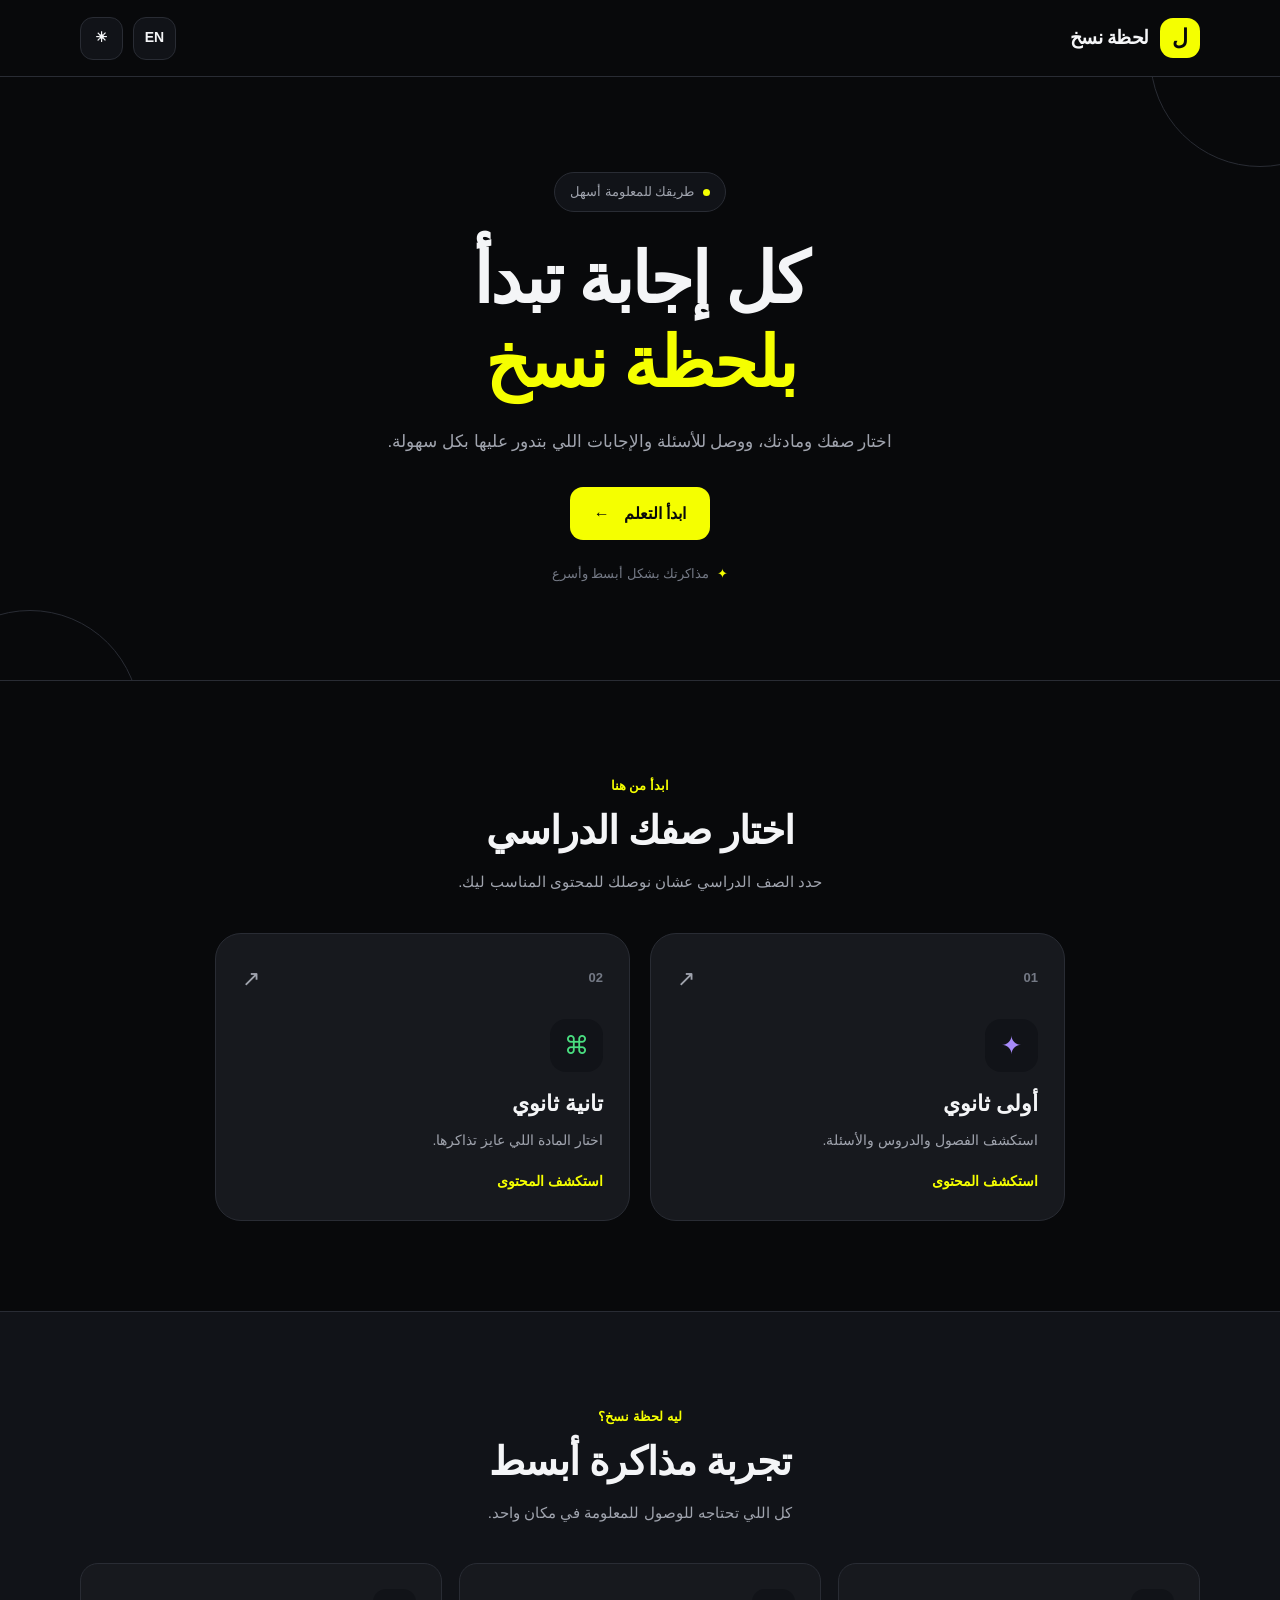
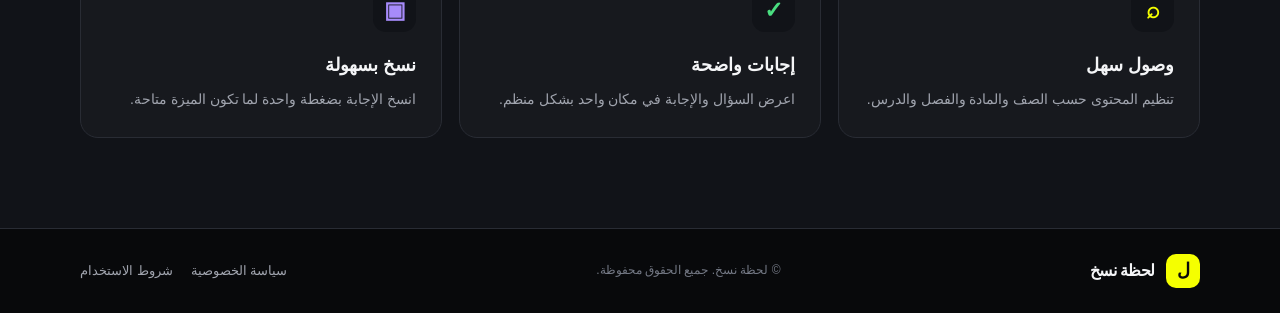
<file: index.html>
<!DOCTYPE html>
<html lang="ar" dir="rtl" data-theme="dark">
<head>
  <meta charset="UTF-8">
  <meta name="viewport" content="width=device-width, initial-scale=1.0">
  <meta name="theme-color" content="#08090B">
  <meta name="description" content="لحظة نسخ - طريقك الأسهل للوصول إلى الأسئلة والإجابات التعليمية.">
  <title>لحظة نسخ | ابدأ رحلتك التعليمية</title>
  <link rel="stylesheet" href="css/style.css">
  <script src="js/app.js" defer></script>
</head>

<body>
  <header class="site-header">
    <div class="container header-inner">
      <a class="brand" href="index.html" aria-label="لحظة نسخ">
        <span class="brand-mark">ل</span>
        <span class="brand-name" data-i18n="brand">لحظة نسخ</span>
      </a>

      <nav class="header-actions">
        <button class="icon-button" id="languageBtn" type="button" aria-label="Change language">EN</button>
        <button class="icon-button" id="themeBtn" type="button" aria-label="Change theme">
          <span id="themeIcon">☀</span>
        </button>
      </nav>
    </div>
  </header>

  <main>
    <section class="hero-section">
      <div class="container hero-content">
        <div class="hero-badge">
          <span class="status-dot"></span>
          <span data-i18n="heroBadge">طريقك للمعلومة أسهل</span>
        </div>

        <h1>
          <span data-i18n="heroTitle1">كل إجابة تبدأ</span>
          <span class="highlight" data-i18n="heroTitle2">بلحظة نسخ</span>
        </h1>

        <p class="hero-description" data-i18n="heroDescription">
          اختار صفك ومادتك، ووصل للأسئلة والإجابات اللي بتدور عليها بكل سهولة.
        </p>

        <a href="#grades" class="primary-button">
          <span data-i18n="startLearning">ابدأ التعلم</span>
          <span aria-hidden="true">←</span>
        </a>

        <div class="hero-note">
          <span>✦</span>
          <span data-i18n="heroNote">مذاكرتك بشكل أبسط وأسرع</span>
        </div>
      </div>

      <div class="hero-decoration decoration-one"></div>
      <div class="hero-decoration decoration-two"></div>
    </section>

    <section class="grades-section section-padding" id="grades">
      <div class="container">
        <div class="section-heading">
          <span class="section-kicker" data-i18n="chooseGrade">ابدأ من هنا</span>
          <h2 data-i18n="gradesTitle">اختار صفك الدراسي</h2>
          <p data-i18n="gradesDescription">حدد الصف الدراسي عشان نوصلك للمحتوى المناسب ليك.</p>
        </div>

        <div class="grade-grid">
          <a class="grade-card" href="study.html?view=chapters&grade=1">
            <div class="grade-card-top">
              <span class="grade-number">01</span>
              <span class="card-arrow">↗</span>
            </div>
            <div class="grade-icon icon-purple">✦</div>
            <h3 data-i18n="firstGrade">أولى ثانوي</h3>
            <p data-i18n="firstGradeDescription">استكشف الفصول والدروس والأسئلة.</p>
            <span class="card-link" data-i18n="exploreContent">استكشف المحتوى</span>
          </a>

          <a class="grade-card" href="study.html?view=subjects&grade=2">
            <div class="grade-card-top">
              <span class="grade-number">02</span>
              <span class="card-arrow">↗</span>
            </div>
            <div class="grade-icon icon-green">⌘</div>
            <h3 data-i18n="secondGrade">تانية ثانوي</h3>
            <p data-i18n="secondGradeDescription">اختار المادة اللي عايز تذاكرها.</p>
            <span class="card-link" data-i18n="exploreContent">استكشف المحتوى</span>
          </a>
        </div>
      </div>
    </section>

    <section class="features-section section-padding">
      <div class="container">
        <div class="section-heading">
          <span class="section-kicker" data-i18n="whyUs">ليه لحظة نسخ؟</span>
          <h2 data-i18n="featuresTitle">تجربة مذاكرة أبسط</h2>
          <p data-i18n="featuresDescription">كل اللي تحتاجه للوصول للمعلومة في مكان واحد.</p>
        </div>

        <div class="features-grid">
          <article class="feature-card">
            <span class="feature-icon icon-yellow">⌕</span>
            <h3 data-i18n="feature1Title">وصول سهل</h3>
            <p data-i18n="feature1Description">تنظيم المحتوى حسب الصف والمادة والفصل والدرس.</p>
          </article>

          <article class="feature-card">
            <span class="feature-icon icon-green">✓</span>
            <h3 data-i18n="feature2Title">إجابات واضحة</h3>
            <p data-i18n="feature2Description">اعرض السؤال والإجابة في مكان واحد بشكل منظم.</p>
          </article>

          <article class="feature-card">
            <span class="feature-icon icon-purple">▣</span>
            <h3 data-i18n="feature3Title">نسخ بسهولة</h3>
            <p data-i18n="feature3Description">انسخ الإجابة بضغطة واحدة لما تكون الميزة متاحة.</p>
          </article>
        </div>
      </div>
    </section>
  </main>

  <footer class="site-footer">
    <div class="container footer-inner">
      <a class="brand footer-brand" href="index.html">
        <span class="brand-mark">ل</span>
        <span class="brand-name" data-i18n="brand">لحظة نسخ</span>
      </a>

      <p data-i18n="footerCopyright">© لحظة نسخ. جميع الحقوق محفوظة.</p>

      <div class="footer-links">
        <a href="privacy.html" data-i18n="privacyLink">سياسة الخصوصية</a>
        <a href="privacy.html#terms" data-i18n="termsLink">شروط الاستخدام</a>
      </div>
    </div>
  </footer>
</body>
</html>
</file>
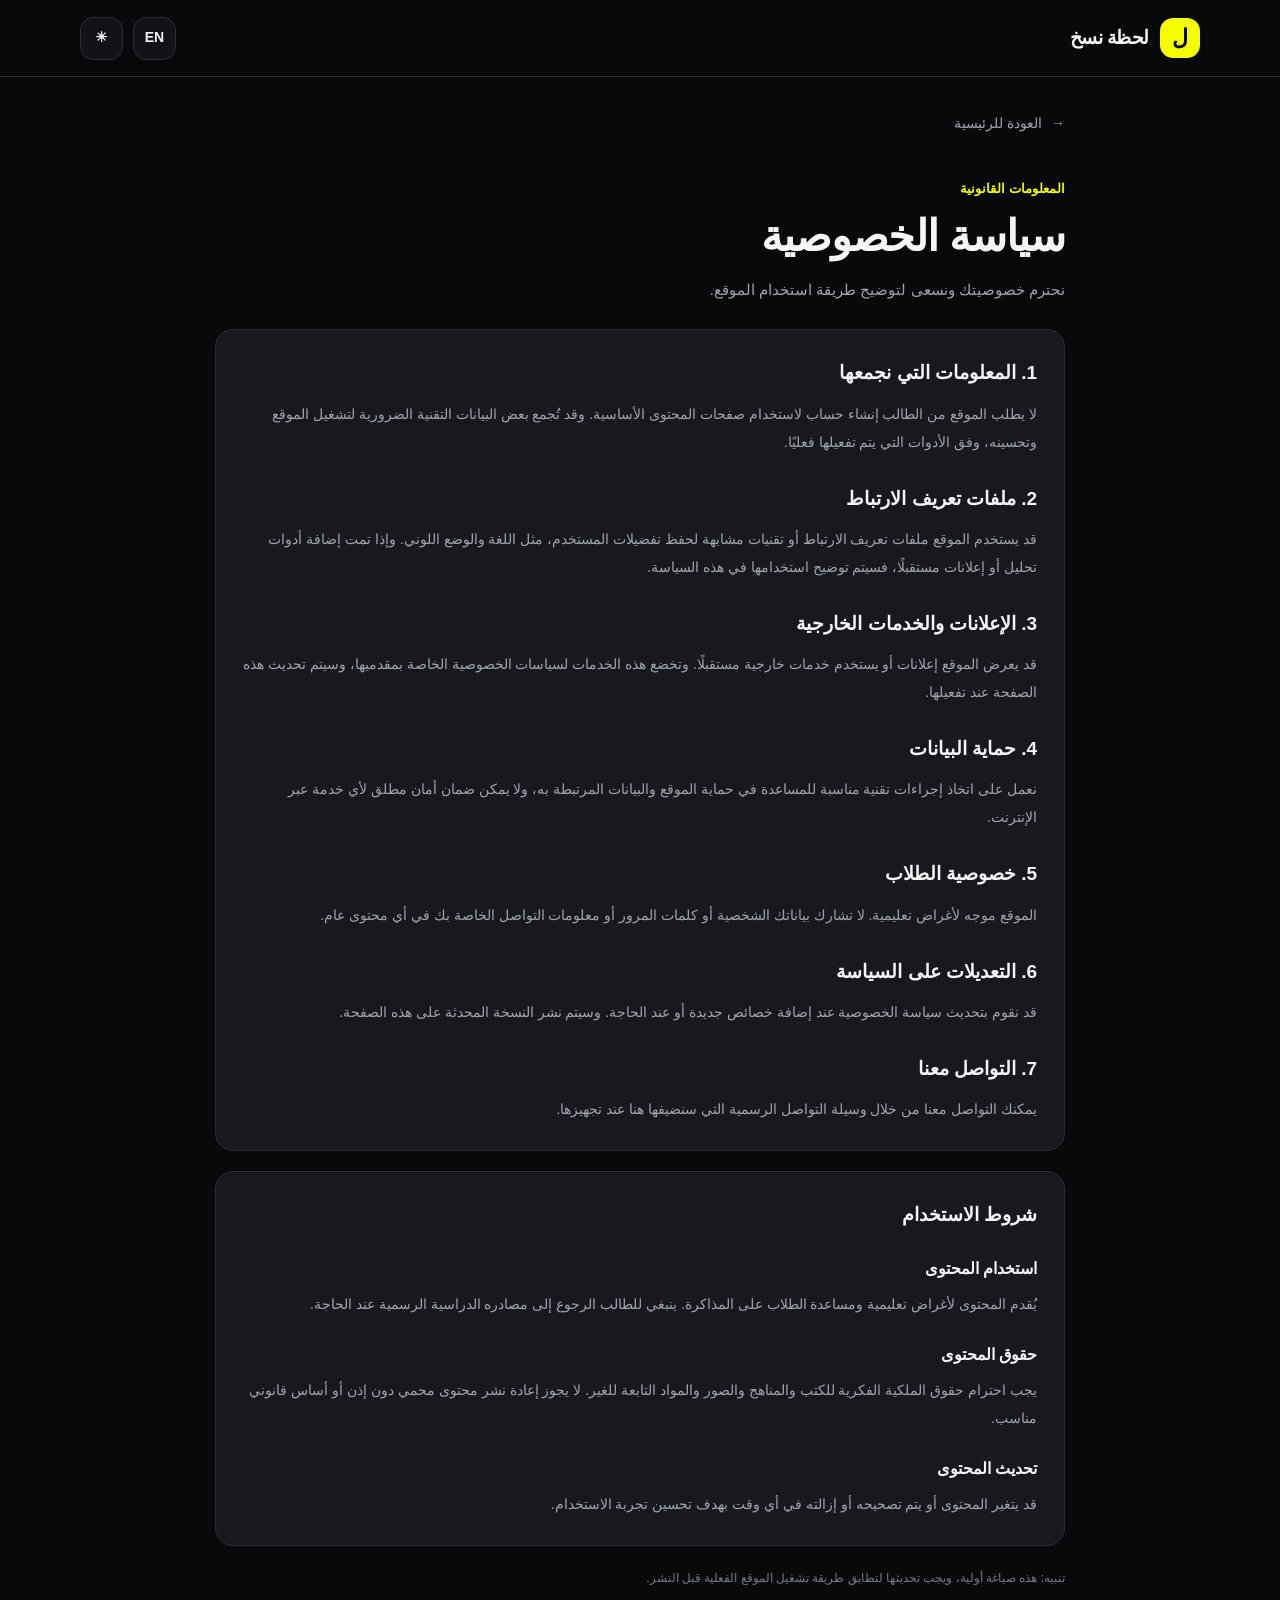
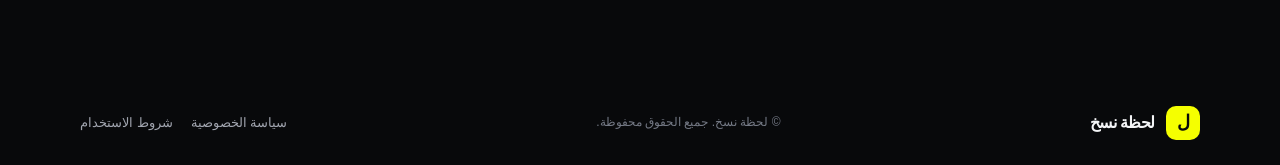
<file: privacy.html>
<!DOCTYPE html>
<html lang="ar" dir="rtl" data-theme="dark">
<head>
  <meta charset="UTF-8">
  <meta name="viewport" content="width=device-width, initial-scale=1.0">
  <meta name="theme-color" content="#08090B">
  <meta name="description" content="سياسة الخصوصية وشروط الاستخدام لموقع لحظة نسخ.">
  <title>سياسة الخصوصية | لحظة نسخ</title>
  <link rel="stylesheet" href="css/style.css">
  <script src="js/app.js" defer></script>
</head>

<body>
  <header class="site-header">
    <div class="container header-inner">
      <a class="brand" href="index.html">
        <span class="brand-mark">ل</span>
        <span class="brand-name" data-i18n="brand">لحظة نسخ</span>
      </a>

      <nav class="header-actions">
        <button class="icon-button" id="languageBtn" type="button">EN</button>
        <button class="icon-button" id="themeBtn" type="button">
          <span id="themeIcon">☀</span>
        </button>
      </nav>
    </div>
  </header>

  <main class="policy-main">
    <div class="container policy-container">
      <a class="back-link" href="index.html">
        <span aria-hidden="true">→</span>
        <span data-i18n="backHome">العودة للرئيسية</span>
      </a>

      <div class="study-heading">
        <span class="section-kicker" data-i18n="legalLabel">المعلومات القانونية</span>
        <h1 data-i18n="privacyTitle">سياسة الخصوصية</h1>
        <p data-i18n="privacyIntro">نحترم خصوصيتك ونسعى لتوضيح طريقة استخدام الموقع.</p>
      </div>

      <article class="policy-card">
        <h2 data-i18n="privacySection1Title">1. المعلومات التي نجمعها</h2>
        <p data-i18n="privacySection1Text">لا يطلب الموقع من الطالب إنشاء حساب لاستخدام صفحات المحتوى الأساسية. وقد تُجمع بعض البيانات التقنية الضرورية لتشغيل الموقع وتحسينه، وفق الأدوات التي يتم تفعيلها فعليًا.</p>

        <h2 data-i18n="privacySection2Title">2. ملفات تعريف الارتباط</h2>
        <p data-i18n="privacySection2Text">قد يستخدم الموقع ملفات تعريف الارتباط أو تقنيات مشابهة لحفظ تفضيلات المستخدم، مثل اللغة والوضع اللوني. وإذا تمت إضافة أدوات تحليل أو إعلانات مستقبلًا، فسيتم توضيح استخدامها في هذه السياسة.</p>

        <h2 data-i18n="privacySection3Title">3. الإعلانات والخدمات الخارجية</h2>
        <p data-i18n="privacySection3Text">قد يعرض الموقع إعلانات أو يستخدم خدمات خارجية مستقبلًا. وتخضع هذه الخدمات لسياسات الخصوصية الخاصة بمقدميها، وسيتم تحديث هذه الصفحة عند تفعيلها.</p>

        <h2 data-i18n="privacySection4Title">4. حماية البيانات</h2>
        <p data-i18n="privacySection4Text">نعمل على اتخاذ إجراءات تقنية مناسبة للمساعدة في حماية الموقع والبيانات المرتبطة به، ولا يمكن ضمان أمان مطلق لأي خدمة عبر الإنترنت.</p>

        <h2 data-i18n="privacySection5Title">5. خصوصية الطلاب</h2>
        <p data-i18n="privacySection5Text">الموقع موجه لأغراض تعليمية. لا تشارك بياناتك الشخصية أو كلمات المرور أو معلومات التواصل الخاصة بك في أي محتوى عام.</p>

        <h2 data-i18n="privacySection6Title">6. التعديلات على السياسة</h2>
        <p data-i18n="privacySection6Text">قد نقوم بتحديث سياسة الخصوصية عند إضافة خصائص جديدة أو عند الحاجة. وسيتم نشر النسخة المحدثة على هذه الصفحة.</p>

        <h2 data-i18n="privacySection7Title">7. التواصل معنا</h2>
        <p data-i18n="privacySection7Text">يمكنك التواصل معنا من خلال وسيلة التواصل الرسمية التي سنضيفها هنا عند تجهيزها.</p>
      </article>

      <article class="policy-card" id="terms">
        <h2 data-i18n="termsTitle">شروط الاستخدام</h2>

        <h3 data-i18n="termsSection1Title">استخدام المحتوى</h3>
        <p data-i18n="termsSection1Text">يُقدم المحتوى لأغراض تعليمية ومساعدة الطلاب على المذاكرة. ينبغي للطالب الرجوع إلى مصادره الدراسية الرسمية عند الحاجة.</p>

        <h3 data-i18n="termsSection2Title">حقوق المحتوى</h3>
        <p data-i18n="termsSection2Text">يجب احترام حقوق الملكية الفكرية للكتب والمناهج والصور والمواد التابعة للغير. لا يجوز إعادة نشر محتوى محمي دون إذن أو أساس قانوني مناسب.</p>

        <h3 data-i18n="termsSection3Title">تحديث المحتوى</h3>
        <p data-i18n="termsSection3Text">قد يتغير المحتوى أو يتم تصحيحه أو إزالته في أي وقت بهدف تحسين تجربة الاستخدام.</p>
      </article>

      <p class="policy-update" data-i18n="policyDraftNotice">
        تنبيه: هذه صياغة أولية، ويجب تحديثها لتطابق طريقة تشغيل الموقع الفعلية قبل النشر.
      </p>
    </div>
  </main>

  <footer class="site-footer">
    <div class="container footer-inner">
      <a class="brand footer-brand" href="index.html">
        <span class="brand-mark">ل</span>
        <span class="brand-name" data-i18n="brand">لحظة نسخ</span>
      </a>

      <p data-i18n="footerCopyright">© لحظة نسخ. جميع الحقوق محفوظة.</p>

      <div class="footer-links">
        <a href="privacy.html" data-i18n="privacyLink">سياسة الخصوصية</a>
        <a href="privacy.html#terms" data-i18n="termsLink">شروط الاستخدام</a>
      </div>
    </div>
  </footer>
</body>
</html>
</file>
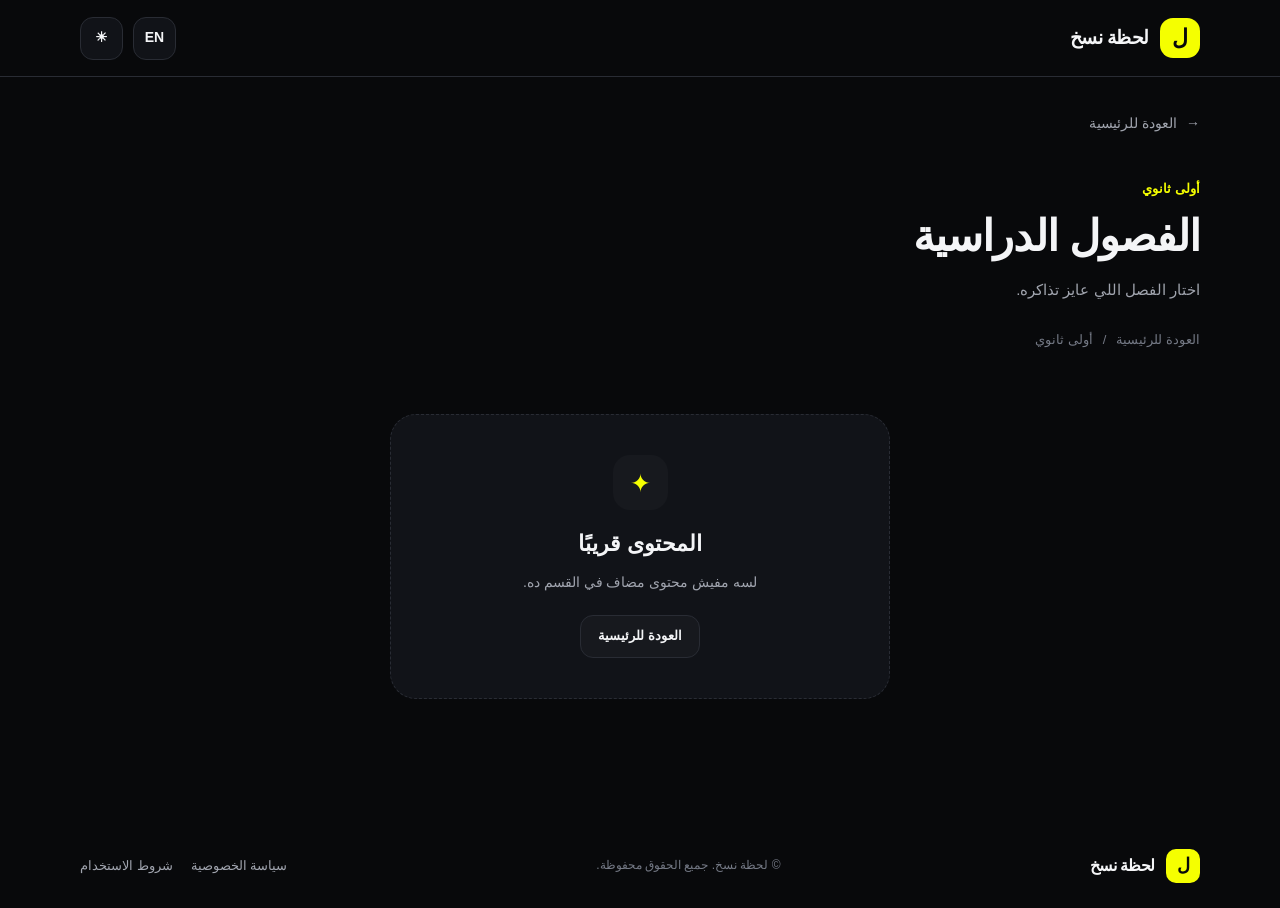
<file: study.html>
<!DOCTYPE html>
<html lang="ar" dir="rtl" data-theme="dark">
<head>
  <meta charset="UTF-8">
  <meta name="viewport" content="width=device-width, initial-scale=1.0">
  <meta name="theme-color" content="#08090B">
  <meta name="description" content="تصفح المحتوى التعليمي في لحظة نسخ.">
  <title>المحتوى الدراسي | لحظة نسخ</title>
  <link rel="stylesheet" href="css/style.css">
  <script src="js/data.js" defer></script>
  <script src="js/app.js" defer></script>
</head>

<body>
  <header class="site-header">
    <div class="container header-inner">
      <a class="brand" href="index.html">
        <span class="brand-mark">ل</span>
        <span class="brand-name" data-i18n="brand">لحظة نسخ</span>
      </a>

      <nav class="header-actions">
        <button class="icon-button" id="languageBtn" type="button">EN</button>
        <button class="icon-button" id="themeBtn" type="button">
          <span id="themeIcon">☀</span>
        </button>
      </nav>
    </div>
  </header>

  <main class="study-main">
    <div class="container">
      <a class="back-link" id="backBtn" href="index.html">
        <span aria-hidden="true">→</span>
        <span data-i18n="backHome">العودة للرئيسية</span>
      </a>

      <div class="study-heading">
        <span class="section-kicker" id="pageEyebrow">لحظة نسخ</span>
        <h1 id="pageTitle">المحتوى الدراسي</h1>
        <p id="pageDescription">اختار المحتوى اللي عايز تبدأ بيه.</p>
      </div>

      <div class="breadcrumb" id="breadcrumb" aria-label="Breadcrumb"></div>

      <div class="content-grid" id="contentGrid"></div>

      <section class="empty-state" id="emptyState" hidden>
        <div class="empty-icon">✦</div>
        <h2 id="emptyTitle">المحتوى قريبًا</h2>
        <p id="emptyDescription">لسه مفيش محتوى مضاف في القسم ده.</p>
        <a class="secondary-button" href="index.html" data-i18n="backHome">العودة للرئيسية</a>
      </section>
    </div>
  </main>

  <footer class="site-footer">
    <div class="container footer-inner">
      <a class="brand footer-brand" href="index.html">
        <span class="brand-mark">ل</span>
        <span class="brand-name" data-i18n="brand">لحظة نسخ</span>
      </a>

      <p data-i18n="footerCopyright">© لحظة نسخ. جميع الحقوق محفوظة.</p>

      <div class="footer-links">
        <a href="privacy.html" data-i18n="privacyLink">سياسة الخصوصية</a>
        <a href="privacy.html#terms" data-i18n="termsLink">شروط الاستخدام</a>
      </div>
    </div>
  </footer>
</body>
</html>
</file>
<file: css/style.css>
/* =========================
   1. Theme variables
========================= */

:root {
  color-scheme: dark;

  --bg: #08090B;
  --surface: #111318;
  --card: #17191E;
  --card-hover: #1D2027;
  --border: #292C34;

  --text: #F4F5F7;
  --muted: #A0A4AE;
  --muted-2: #747985;

  --accent: #F5FF00;
  --accent-text: #08090B;

  --purple: #A78BFA;
  --green: #4ADE80;
  --blue: #60A5FA;
  --orange: #FB923C;
  --pink: #F472B6;

  --shadow: 0 12px 35px rgba(0, 0, 0, 0.16);

  --radius-sm: 12px;
  --radius-md: 18px;
  --radius-lg: 26px;

  --container: 1120px;
}

:root[data-theme="light"] {
  color-scheme: light;

  --bg: #FFFFFF;
  --surface: #F8F9FB;
  --card: #F3F4F6;
  --card-hover: #E9EBEF;
  --border: #E1E4E9;

  --text: #17191E;
  --muted: #606672;
  --muted-2: #858B96;

  --accent: #E7EF00;
  --accent-text: #17191E;

  --shadow: 0 12px 35px rgba(20, 25, 35, 0.06);
}

/* =========================
   2. Reset and base
========================= */

* {
  box-sizing: border-box;
}

html {
  scroll-behavior: smooth;
}

body {
  margin: 0;
  min-width: 320px;
  background: var(--bg);
  color: var(--text);
  font-family: Arial, Tahoma, sans-serif;
  line-height: 1.7;
  transition: background-color 0.2s ease, color 0.2s ease;
}

button,
a {
  font: inherit;
}

button {
  cursor: pointer;
}

a {
  color: inherit;
  text-decoration: none;
}

img {
  display: block;
  max-width: 100%;
}

[hidden] {
  display: none !important;
}

.container {
  width: min(var(--container), calc(100% - 40px));
  margin-inline: auto;
}

.section-padding {
  padding-block: 90px;
}

/* =========================
   3. Header
========================= */

.site-header {
  position: relative;
  z-index: 5;
  background: var(--bg);
  border-bottom: 1px solid var(--border);
}

.header-inner {
  min-height: 76px;
  display: flex;
  align-items: center;
  justify-content: space-between;
  gap: 20px;
}

.brand {
  display: inline-flex;
  align-items: center;
  gap: 11px;
  font-weight: 800;
}

.brand-mark {
  width: 40px;
  height: 40px;
  display: grid;
  place-items: center;
  border-radius: 13px;
  background: var(--accent);
  color: var(--accent-text);
  font-size: 22px;
  font-weight: 900;
}

.brand-name {
  font-size: 19px;
  letter-spacing: -0.5px;
}

.header-actions {
  display: flex;
  align-items: center;
  gap: 10px;
}

.icon-button {
  width: 43px;
  height: 43px;
  display: grid;
  place-items: center;
  border: 1px solid var(--border);
  border-radius: 13px;
  background: var(--surface);
  color: var(--text);
  font-size: 14px;
  font-weight: 700;
  transition: background-color 0.18s ease, border-color 0.18s ease;
}

.icon-button:hover {
  background: var(--card-hover);
  border-color: var(--muted-2);
}

/* =========================
   4. Hero
========================= */

.hero-section {
  position: relative;
  overflow: hidden;
  min-height: 490px;
  display: grid;
  place-items: center;
  padding-block: 95px;
  border-bottom: 1px solid var(--border);
}

.hero-content {
  position: relative;
  z-index: 1;
  text-align: center;
}

.hero-badge {
  width: fit-content;
  margin: 0 auto 25px;
  padding: 8px 15px;
  display: flex;
  align-items: center;
  gap: 9px;
  border: 1px solid var(--border);
  border-radius: 30px;
  background: var(--surface);
  color: var(--muted);
  font-size: 13px;
}

.status-dot {
  width: 7px;
  height: 7px;
  border-radius: 50%;
  background: var(--accent);
}

.hero-content h1 {
  max-width: 800px;
  margin: 0 auto;
  font-size: clamp(38px, 7vw, 70px);
  line-height: 1.2;
  letter-spacing: -2px;
  font-weight: 900;
}

.hero-content h1 span {
  display: block;
}

.highlight {
  color: var(--accent);
}

.hero-description {
  max-width: 600px;
  margin: 23px auto 30px;
  color: var(--muted);
  font-size: 17px;
}

.primary-button,
.secondary-button {
  min-height: 51px;
  width: fit-content;
  padding: 12px 23px;
  display: inline-flex;
  align-items: center;
  justify-content: center;
  gap: 14px;
  border: 1px solid transparent;
  border-radius: 13px;
  font-weight: 800;
  transition: transform 0.18s ease, background-color 0.18s ease;
}

.primary-button {
  background: var(--accent);
  color: var(--accent-text);
}

.primary-button:hover,
.secondary-button:hover {
  transform: translateY(-2px);
}

.hero-note {
  margin-top: 23px;
  display: flex;
  justify-content: center;
  align-items: center;
  gap: 8px;
  color: var(--muted-2);
  font-size: 13px;
}

.hero-note span:first-child {
  color: var(--accent);
}

.hero-decoration {
  position: absolute;
  width: 220px;
  height: 220px;
  border: 1px solid var(--border);
  border-radius: 50%;
  pointer-events: none;
}

.decoration-one {
  top: -130px;
  inset-inline-start: -90px;
}

.decoration-two {
  bottom: -150px;
  inset-inline-end: -80px;
}

/* =========================
   5. Section headings
========================= */

.section-heading {
  margin-bottom: 38px;
  text-align: center;
}

.section-kicker {
  display: inline-block;
  margin-bottom: 9px;
  color: var(--accent);
  font-size: 13px;
  font-weight: 800;
}

.section-heading h2,
.study-heading h1 {
  margin: 0;
  font-size: clamp(27px, 4vw, 39px);
  line-height: 1.3;
  letter-spacing: -1px;
}

.section-heading p,
.study-heading p {
  margin: 12px auto 0;
  color: var(--muted);
  font-size: 15px;
}

/* =========================
   6. Grade cards
========================= */

.grades-section {
  background: var(--bg);
}

.grade-grid {
  max-width: 850px;
  margin-inline: auto;
  display: grid;
  grid-template-columns: repeat(2, minmax(0, 1fr));
  gap: 20px;
}

.grade-card {
  min-height: 270px;
  padding: 26px;
  display: flex;
  flex-direction: column;
  align-items: flex-start;
  border: 1px solid var(--border);
  border-radius: var(--radius-lg);
  background: var(--card);
  transition: transform 0.2s ease, background-color 0.2s ease, border-color 0.2s ease;
}

.grade-card:hover {
  transform: translateY(-5px);
  background: var(--card-hover);
  border-color: var(--accent);
}

.grade-card-top {
  width: 100%;
  display: flex;
  align-items: center;
  justify-content: space-between;
}

.grade-number {
  color: var(--muted-2);
  font-size: 13px;
  font-weight: 800;
}

.card-arrow {
  color: var(--muted);
  font-size: 22px;
}

.grade-icon {
  width: 53px;
  height: 53px;
  margin-block: 22px 13px;
  display: grid;
  place-items: center;
  border-radius: 16px;
  background: var(--surface);
  font-size: 25px;
}

.icon-purple {
  color: var(--purple);
}

.icon-green {
  color: var(--green);
}

.grade-card h3 {
  margin: 0;
  font-size: 22px;
}

.grade-card p {
  margin: 7px 0 17px;
  color: var(--muted);
  font-size: 14px;
}

.card-link {
  margin-top: auto;
  color: var(--accent);
  font-size: 14px;
  font-weight: 800;
}

/* =========================
   7. Features
========================= */

.features-section {
  background: var(--surface);
  border-block: 1px solid var(--border);
}

.features-grid {
  display: grid;
  grid-template-columns: repeat(3, minmax(0, 1fr));
  gap: 17px;
}

.feature-card {
  padding: 25px;
  border: 1px solid var(--border);
  border-radius: var(--radius-md);
  background: var(--card);
}

.feature-icon {
  width: 43px;
  height: 43px;
  display: grid;
  place-items: center;
  border-radius: 13px;
  background: var(--surface);
  font-size: 23px;
  font-weight: 800;
}

.icon-yellow {
  color: var(--accent);
}

.feature-card h3 {
  margin: 18px 0 7px;
  font-size: 18px;
}

.feature-card p {
  margin: 0;
  color: var(--muted);
  font-size: 14px;
}

/* =========================
   8. Footer
========================= */

.site-footer {
  padding-block: 25px;
  background: var(--bg);
}

.footer-inner {
  display: flex;
  align-items: center;
  justify-content: space-between;
  flex-wrap: wrap;
  gap: 20px;
}

.footer-brand .brand-mark {
  width: 34px;
  height: 34px;
  border-radius: 10px;
  font-size: 18px;
}

.footer-brand .brand-name {
  font-size: 16px;
}

.footer-inner > p {
  margin: 0;
  color: var(--muted-2);
  font-size: 12px;
}

.footer-links {
  display: flex;
  align-items: center;
  flex-wrap: wrap;
  gap: 18px;
}

.footer-links a {
  color: var(--muted);
  font-size: 13px;
  transition: color 0.18s ease;
}

.footer-links a:hover {
  color: var(--accent);
}

/* =========================
   9. Study page
========================= */

.study-main {
  min-height: 75vh;
  padding-block: 35px 90px;
}

.back-link {
  width: fit-content;
  margin-bottom: 38px;
  display: flex;
  align-items: center;
  gap: 9px;
  color: var(--muted);
  font-size: 14px;
  transition: color 0.18s ease;
}

.back-link:hover {
  color: var(--accent);
}

.study-heading {
  margin-bottom: 27px;
}

.study-heading h1 {
  font-size: clamp(30px, 5vw, 43px);
}

.study-heading p {
  margin-inline: 0;
}

.breadcrumb {
  margin-bottom: 28px;
  display: flex;
  align-items: center;
  flex-wrap: wrap;
  gap: 10px;
  color: var(--muted-2);
  font-size: 13px;
}

.breadcrumb a:hover {
  color: var(--accent);
}

.breadcrumb-separator {
  color: var(--muted-2);
}

.breadcrumb-current {
  color: var(--text);
}

.content-grid {
  display: grid;
  grid-template-columns: repeat(3, minmax(0, 1fr));
  gap: 17px;
}

.content-card {
  min-height: 105px;
  padding: 20px;
  display: flex;
  align-items: center;
  gap: 15px;
  border: 1px solid var(--border);
  border-radius: var(--radius-md);
  background: var(--card);
  transition: transform 0.18s ease, background-color 0.18s ease, border-color 0.18s ease;
}

.content-card:hover {
  transform: translateY(-3px);
  background: var(--card-hover);
  border-color: var(--accent);
}

.content-card-icon {
  width: 46px;
  height: 46px;
  flex: 0 0 46px;
  display: grid;
  place-items: center;
  border-radius: 14px;
  background: var(--surface);
  color: var(--accent);
  font-size: 22px;
}

.accent-purple .content-card-icon {
  color: var(--purple);
}

.accent-green .content-card-icon {
  color: var(--green);
}

.content-card-body {
  min-width: 0;
  display: flex;
  flex: 1;
  flex-direction: column;
  gap: 4px;
}

.content-card-title {
  font-size: 16px;
}

.content-card-description {
  color: var(--muted);
  font-size: 12px;
}

.content-card-arrow {
  color: var(--muted-2);
  font-size: 19px;
}

/* =========================
   10. Empty state
========================= */

.empty-state {
  max-width: 500px;
  margin: 35px auto;
  padding: 40px 25px;
  text-align: center;
  border: 1px dashed var(--border);
  border-radius: var(--radius-lg);
  background: var(--surface);
}

.empty-icon {
  width: 55px;
  height: 55px;
  margin: 0 auto 15px;
  display: grid;
  place-items: center;
  border-radius: 17px;
  background: var(--card);
  color: var(--accent);
  font-size: 25px;
}

.empty-state h2 {
  margin: 0 0 8px;
  font-size: 22px;
}

.empty-state p {
  margin: 0 0 20px;
  color: var(--muted);
  font-size: 14px;
}

.secondary-button {
  min-height: 43px;
  padding: 9px 17px;
  background: var(--card);
  border-color: var(--border);
  color: var(--text);
  font-size: 13px;
}

/* =========================
   11. Questions
========================= */

.question-card {
  grid-column: 1 / -1;
  padding: 24px;
  border: 1px solid var(--border);
  border-radius: var(--radius-md);
  background: var(--card);
}

.question-number,
.answer-label {
  display: inline-block;
  color: var(--accent);
  font-size: 13px;
  font-weight: 800;
}

.question-text {
  margin: 10px 0 20px;
  font-size: 18px;
  line-height: 1.8;
}

.answer-label {
  color: var(--green);
}

.answer-text {
  margin: 8px 0 20px;
  color: var(--muted);
  line-height: 1.9;
  white-space: pre-wrap;
}

.copy-button {
  min-height: 42px;
  padding: 9px 17px;
  border: 1px solid var(--border);
  border-radius: 11px;
  background: var(--surface);
  color: var(--text);
  font-size: 13px;
  font-weight: 700;
  transition: background-color 0.18s ease, border-color 0.18s ease;
}

.copy-button:hover {
  border-color: var(--accent);
  background: var(--card-hover);
}

/* =========================
   12. Privacy page
========================= */

.policy-main {
  min-height: 75vh;
  padding-block: 35px 80px;
}

.policy-container {
  max-width: 850px;
}

.policy-card {
  margin-top: 20px;
  padding: 27px;
  border: 1px solid var(--border);
  border-radius: var(--radius-md);
  background: var(--card);
}

.policy-card h2 {
  margin: 0 0 10px;
  font-size: 19px;
}

.policy-card h2:not(:first-child) {
  margin-top: 27px;
}

.policy-card h3 {
  margin: 23px 0 8px;
  font-size: 16px;
}

.policy-card p {
  margin: 0;
  color: var(--muted);
  font-size: 14px;
  line-height: 2;
}

.policy-update {
  margin-top: 22px;
  color: var(--muted-2);
  font-size: 12px;
}

/* =========================
   13. English direction
========================= */

html[dir="ltr"] .card-arrow,
html[dir="ltr"] .content-card-arrow {
  transform: scaleX(-1);
}

html[dir="ltr"] .back-link > span:first-child {
  transform: scaleX(-1);
}

/* =========================
   14. Responsive
========================= */

@media (max-width: 850px) {
  .content-grid {
    grid-template-columns: repeat(2, minmax(0, 1fr));
  }

  .features-grid {
    grid-template-columns: repeat(2, minmax(0, 1fr));
  }
}

@media (max-width: 600px) {
  .container {
    width: min(100% - 30px, var(--container));
  }

  .section-padding {
    padding-block: 65px;
  }

  .header-inner {
    min-height: 66px;
  }

  .brand-mark {
    width: 36px;
    height: 36px;
  }

  .brand-name {
    font-size: 17px;
  }

  .icon-button {
    width: 39px;
    height: 39px;
  }

  .hero-section {
    min-height: 430px;
    padding-block: 75px;
  }

  .hero-content h1 {
    font-size: clamp(37px, 11vw, 52px);
    letter-spacing: -1.5px;
  }

  .hero-description {
    max-width: 420px;
    font-size: 14px;
  }

  .grade-grid,
  .features-grid,
  .content-grid {
    grid-template-columns: 1fr;
  }

  .grade-card {
    min-height: 240px;
  }

  .feature-card {
    padding: 21px;
  }

  .study-main,
  .policy-main {
    padding-top: 25px;
  }

  .back-link {
    margin-bottom: 28px;
  }

  .study-heading {
    margin-bottom: 22px;
  }

  .content-card {
    min-height: 90px;
  }

  .question-card,
  .policy-card {
    padding: 20px;
  }

  .footer-inner {
    flex-direction: column;
    align-items: flex-start;
  }

  .footer-links {
    gap: 14px;
  }
}

@media (max-width: 360px) {
  .hero-content h1 {
    font-size: 34px;
  }

  .grade-card {
    padding: 21px;
  }

  .header-actions {
    gap: 7px;
  }
}

/* =========================
   15. Reduced motion
========================= */

@media (prefers-reduced-motion: reduce) {
  *,
  *::before,
  *::after {
    scroll-behavior: auto !important;
    transition-duration: 0.01ms !important;
    animation-duration: 0.01ms !important;
    animation-iteration-count: 1 !important;
  }
}
</file>
